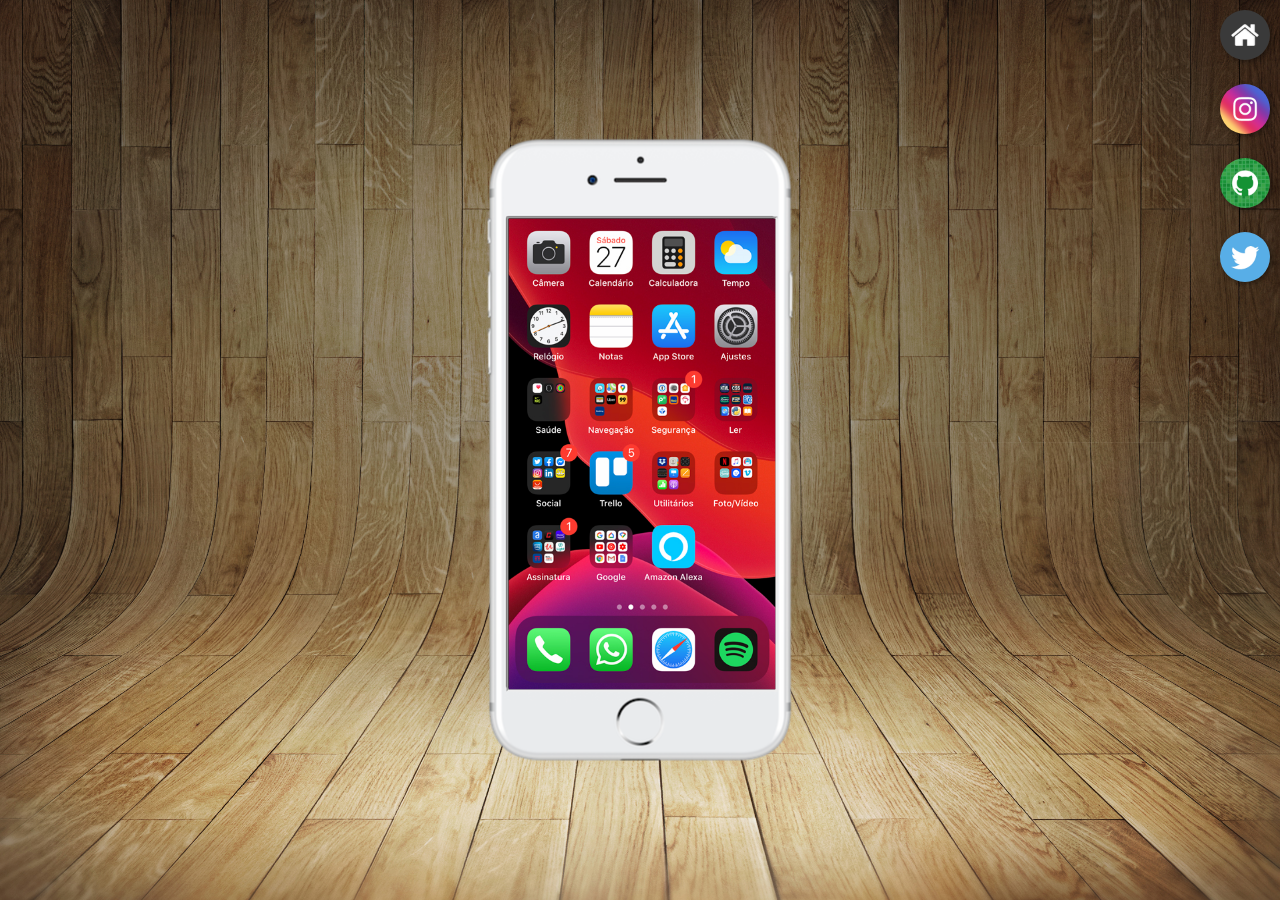
<file: index.html>
<!DOCTYPE html>
<html lang="pt-br">
<head>
    <meta charset="UTF-8">
    <meta name="viewport" content="width=device-width, initial-scale=1.0">
    <link rel="shortcut icon" href="favicon.ico" type="image/x-icon">
    <link rel="stylesheet" href="estilos/style.css">
    <title>Projeto Redes Sociais</title>
</head>
<body>
    <main>
        <section id="telefone">
            <iframe src="home.html" name="tela" id="tela"> Seu navegador não é compatível com isso. </iframe>
        </section>
        <section id="redes-sociais">
            <a href="home.html" target="tela"> <img src="imagens/logo-home.jpg" alt=""></a> <br>
            <a href="instagram.html" target="tela"> <img src="imagens/logo-instagram.jpg" alt=""></a> <br>
            <a href="github.html" target="tela"> <img src="imagens/logo-github.jpg" alt=""></a> <br>
            <a href="#"> <img src="imagens/logo-twitter.jpg" alt=""></a> <br>

        </section>
    </main>
</body>
</html>
</file>
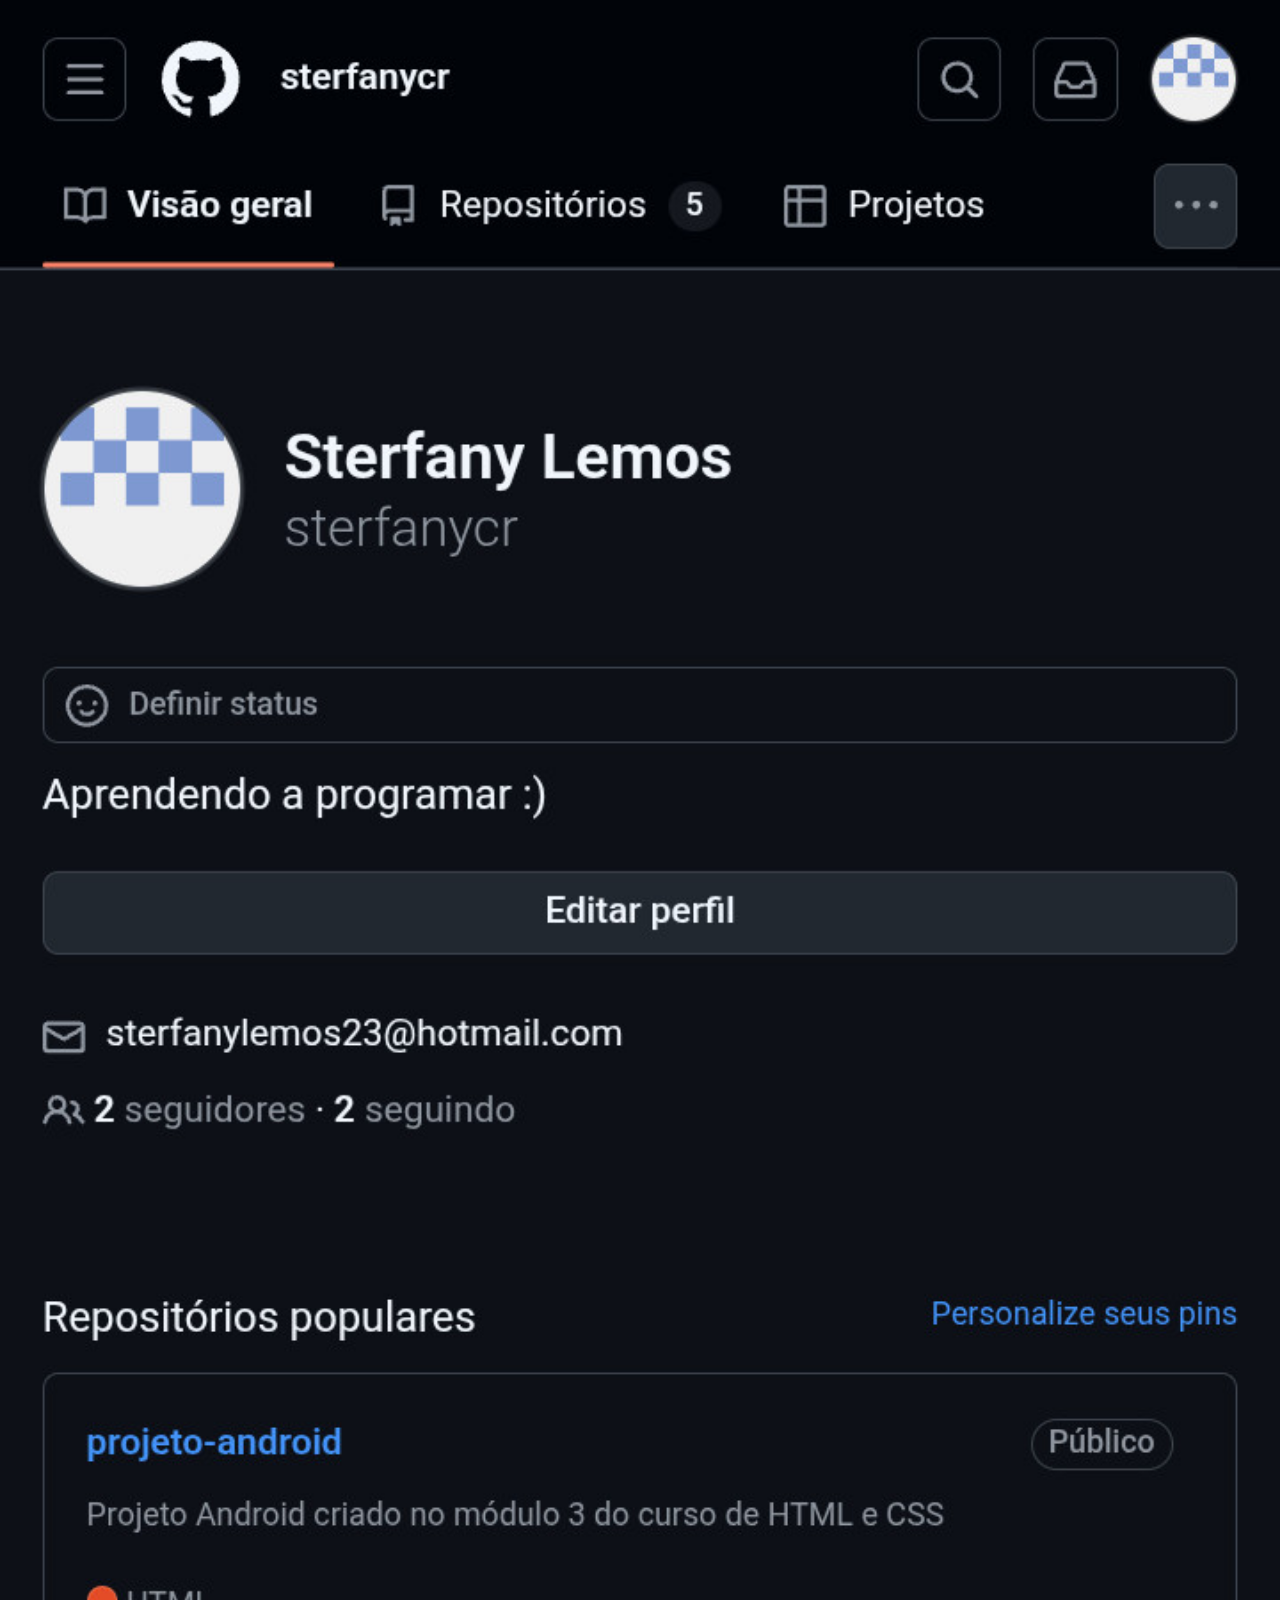
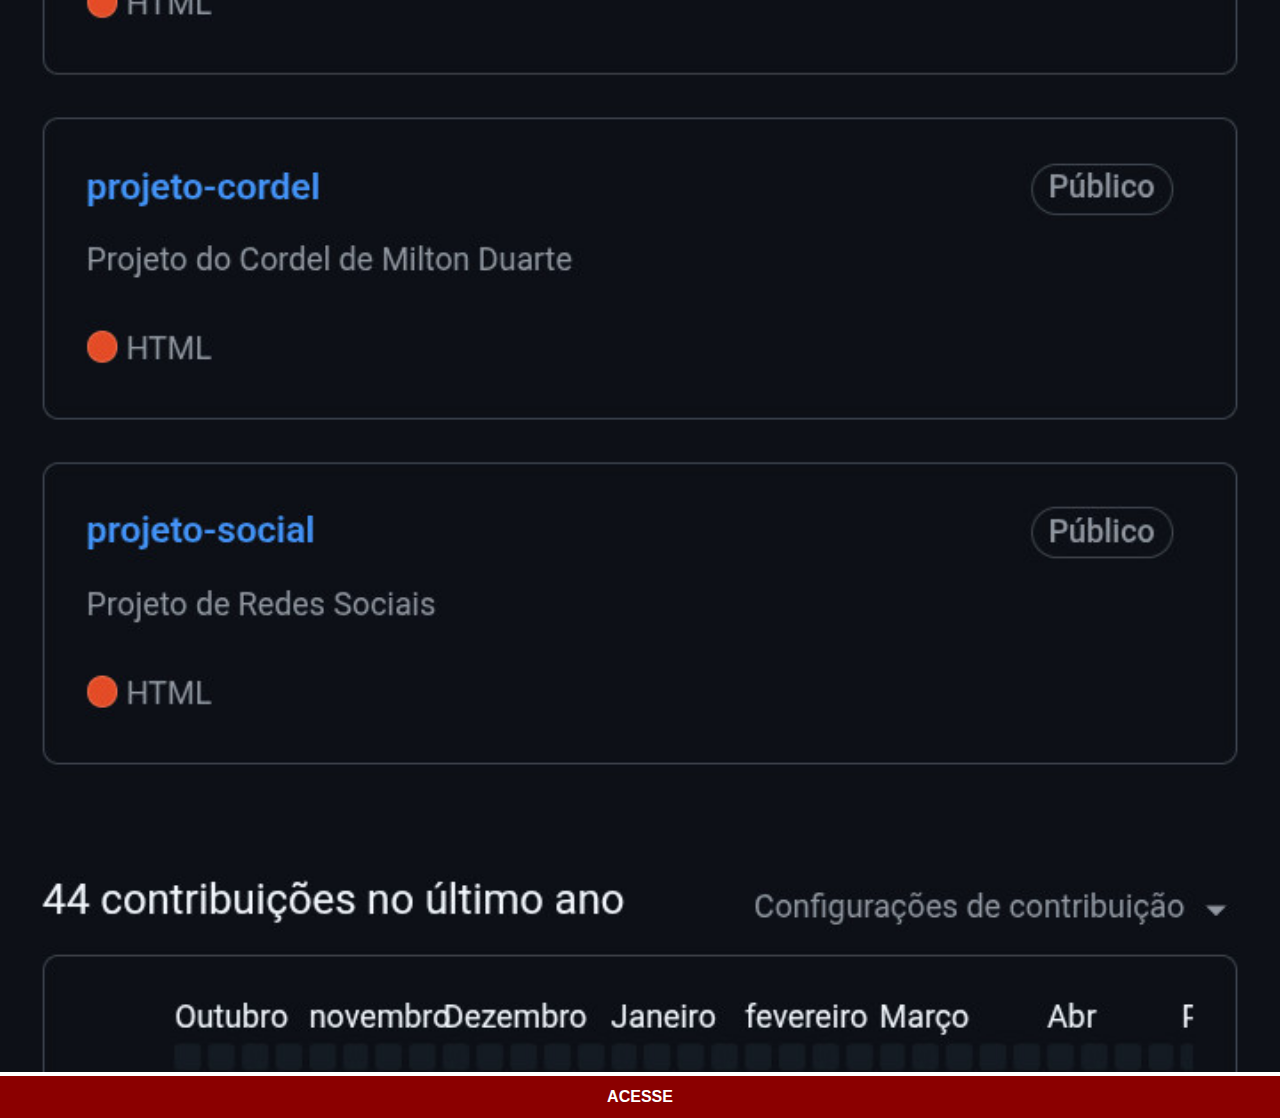
<file: github.html>
<!DOCTYPE html>
<html lang="pt-br">
<head>
    <meta charset="UTF-8">
    <meta name="viewport" content="width=device-width, initial-scale=1.0">
    <title>GitHub</title>
    <link rel="stylesheet" href="estilos/social.css">
</head>
<body>
    <img src="imagens/github.jpg">
    <a href="https://github.com/sterfanycr" target="_blank">ACESSE</a>
</body>
</html>
</file>
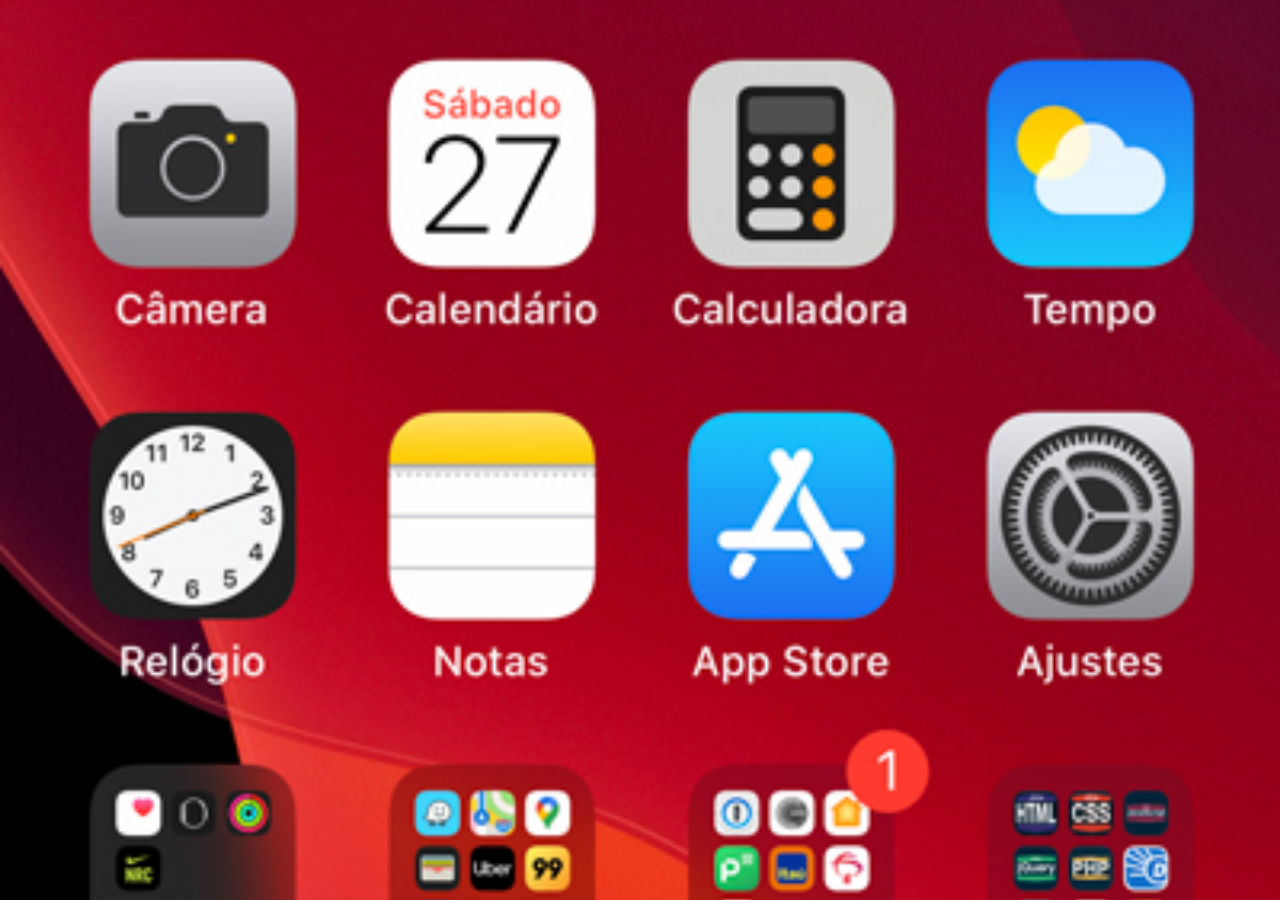
<file: home.html>
<!DOCTYPE html>
<html lang="pt-br">
<head>
    <meta charset="UTF-8">
    <meta name="viewport" content="width=device-width, initial-scale=1.0">
    <title>Home</title>
    <style>
        * {
            margin: 0px;
            padding: 0px;
        }

        body {
            width: 100vw;
            height: 100vh;
            background: black url(imagens/tela-home.jpg) no-repeat top center;
            background-size: cover;
        }
        
    </style>
</head>
<body>
    
</body>
</html>
</file>
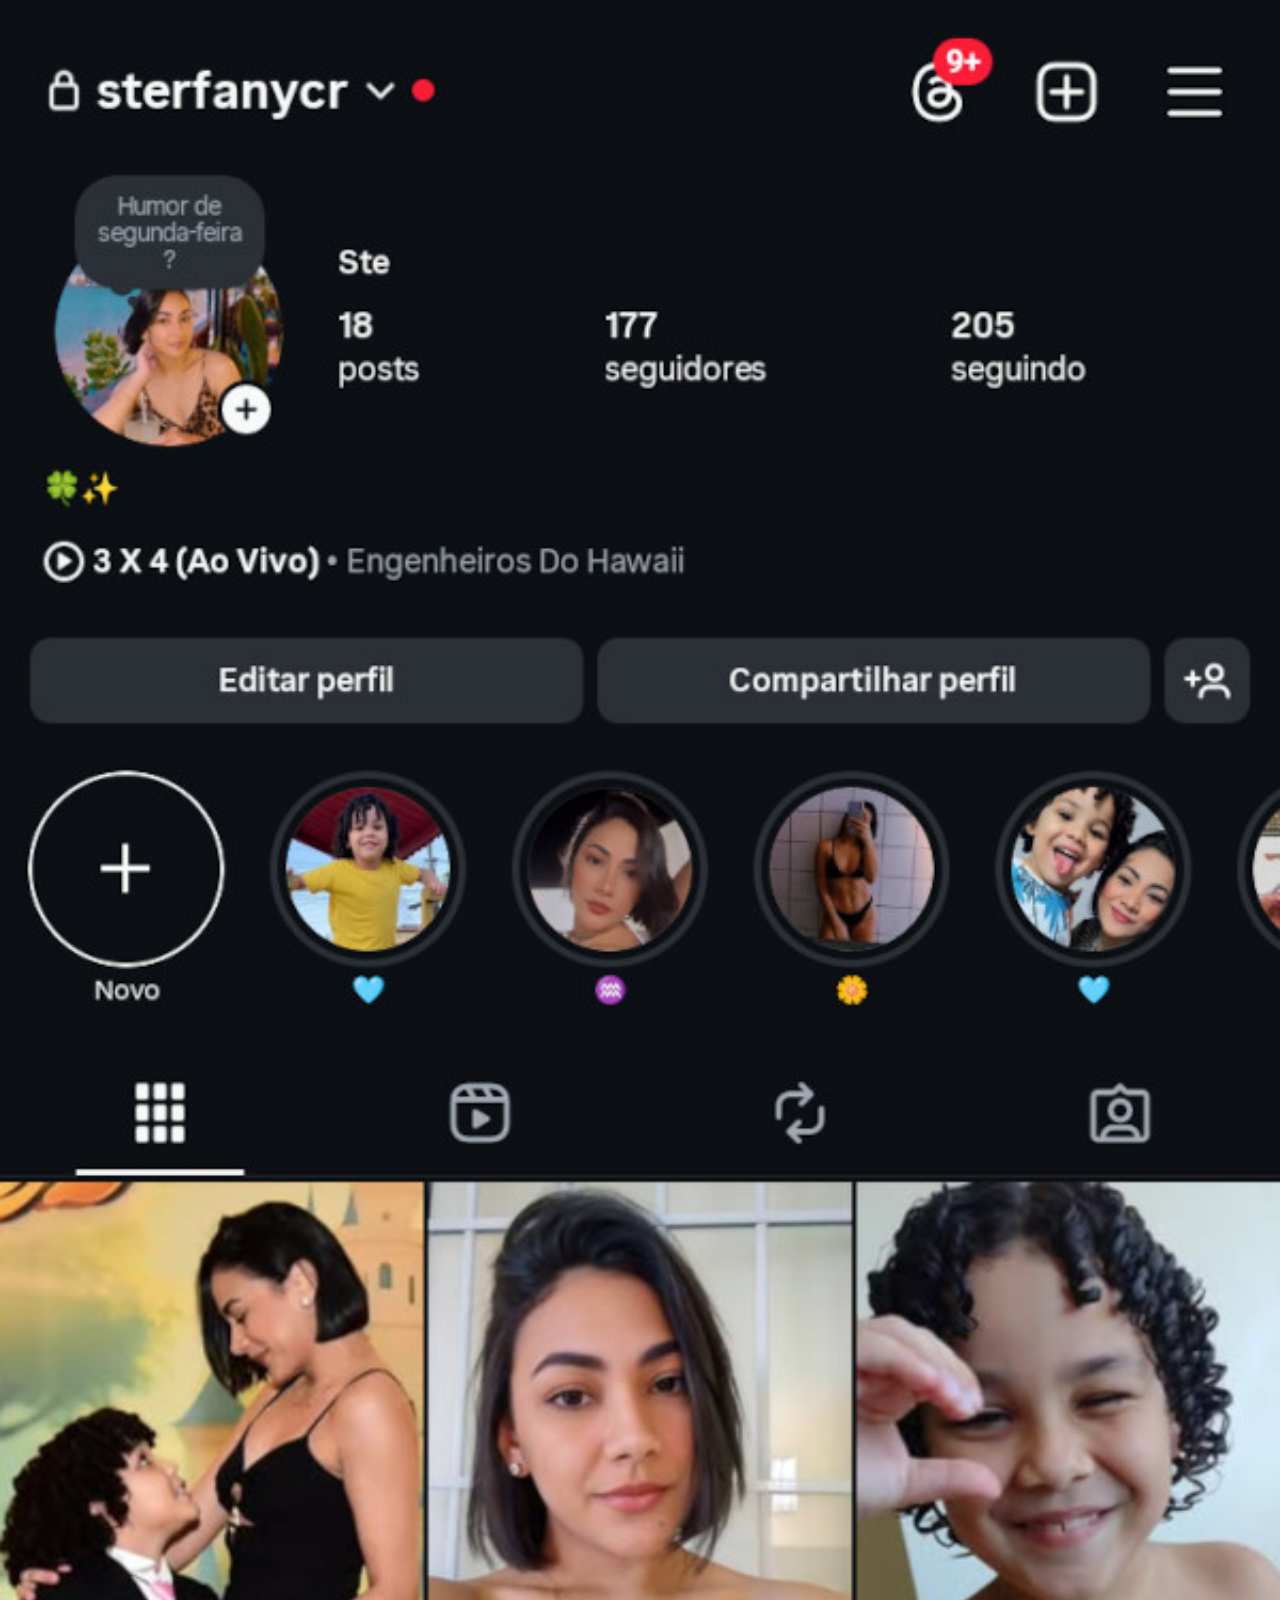
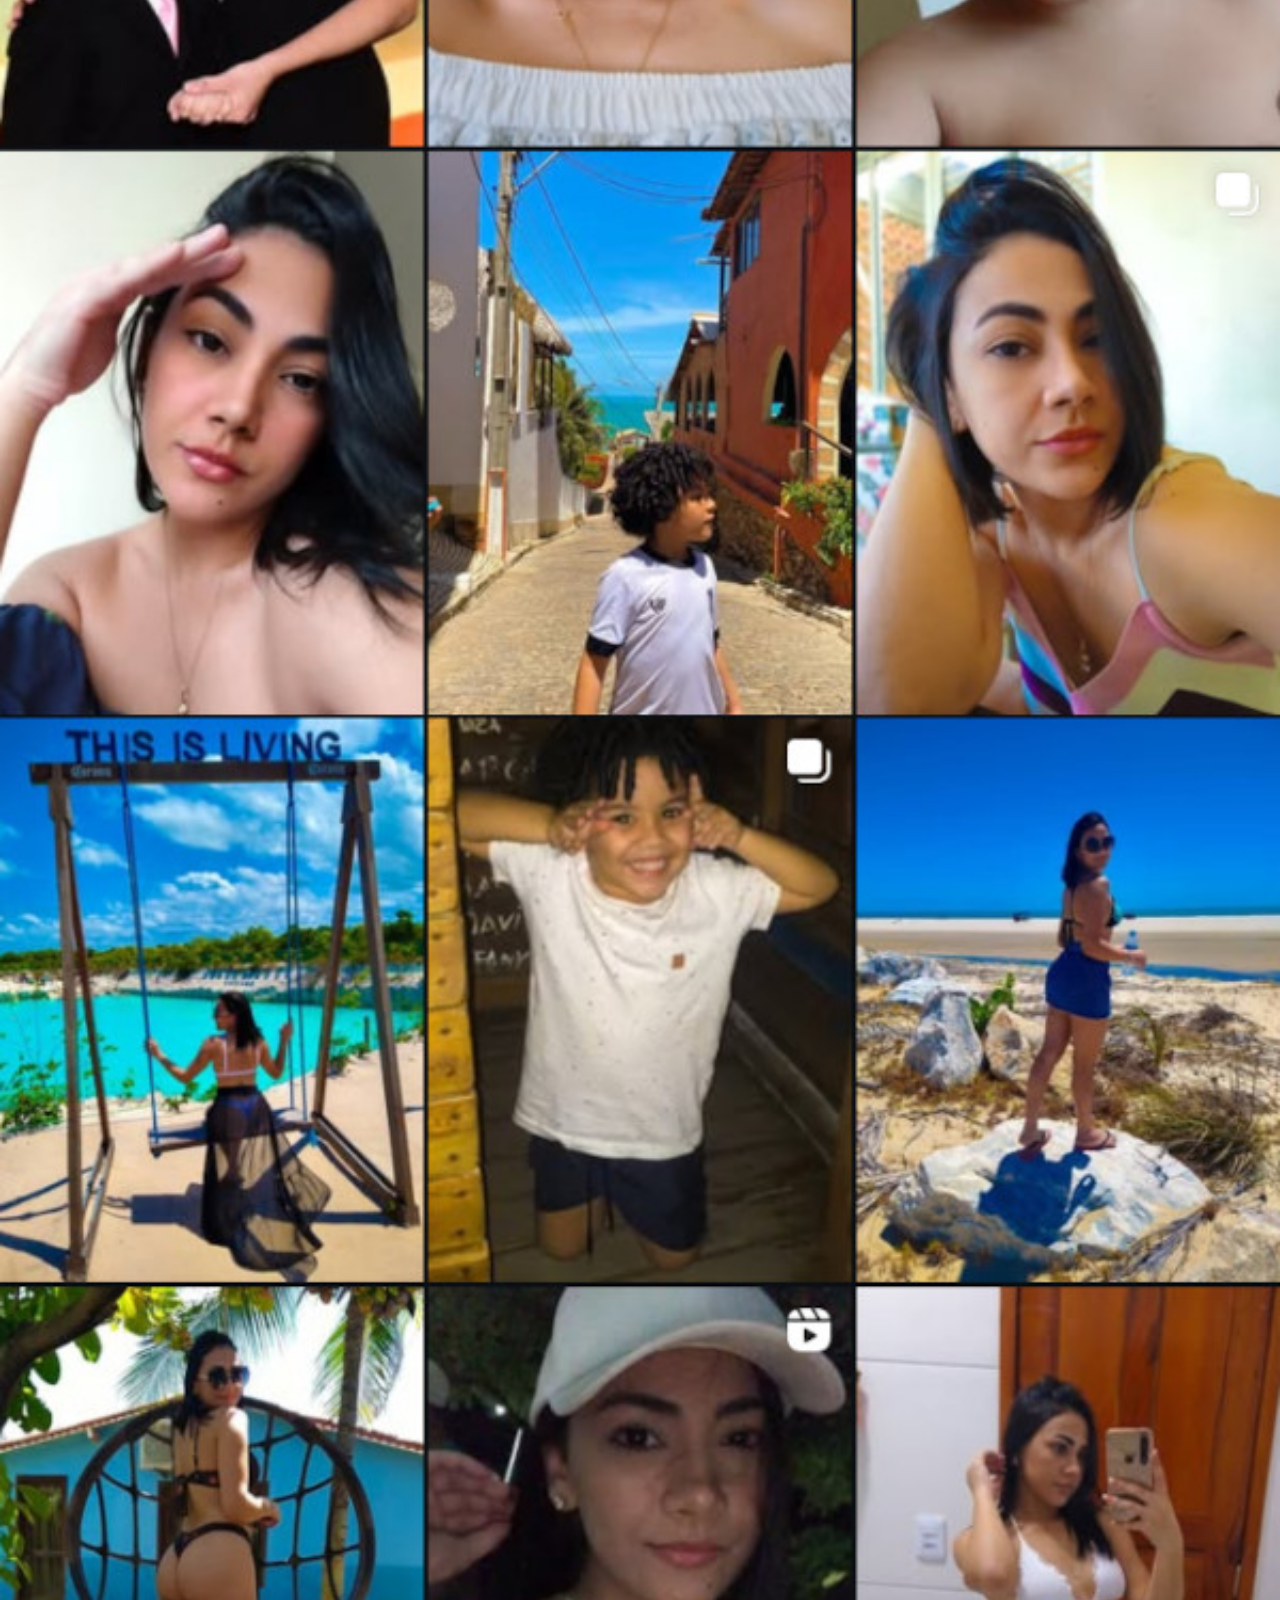
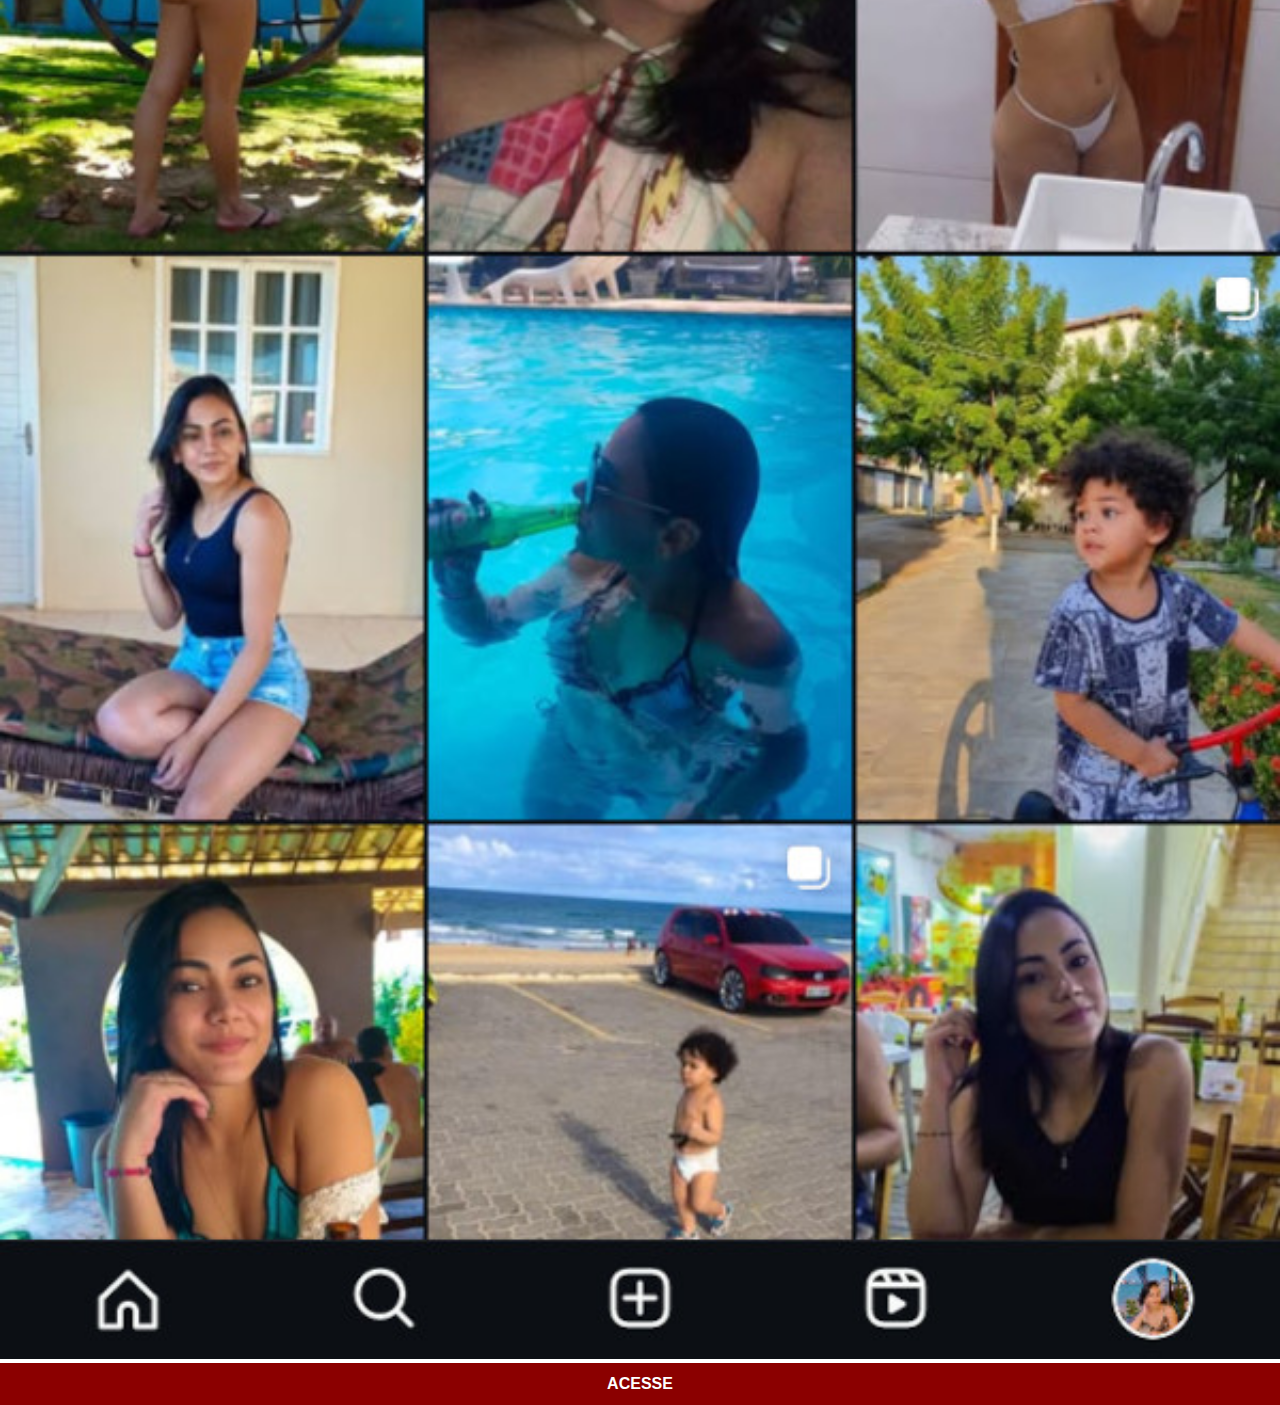
<file: instagram.html>
<!DOCTYPE html>
<html lang="pt-br">
<head>
    <meta charset="UTF-8">
    <meta name="viewport" content="width=device-width, initial-scale=1.0">
    <title>Instagram</title>
    <link rel="stylesheet" href="estilos/social.css">
</head>
<body>
    <img src="imagens/instagram.jpg" alt="Instagram">
    <a href="https://www.instagram.com/sterfanycr/" target="_blank">ACESSE</a>
</body>
</html>
</file>
<file: estilos/style.css>
@charset "UTF-8";

* {
    padding: 0px;
    margin: 0px;
}

html, body {
    height: 100vh;
    width: 100vw;
    background-color: black;
}

body {
    background: url(../imagens/fundo-madeira.jpg) no-repeat top center;
    background-size: cover;
    background-attachment: fixed;
}

main {
    height: 100vh;
    position: relative;
}

section#telefone {
    height: 627px;
    width: 311px;
    position: absolute;
    top: 50%;
    left: 50%;
    transform: translate(-50%, -50%);
    background: url(../imagens/frame-iphone.png) no-repeat;
}

iframe#tela {
    position: relative;
    top: 80px;
    left: 22px;
    width: 267px;
    height: 471px;

}

section#redes-sociais img {
    width: 50px;
    margin: 10px;
    border-radius: 50%;
    box-shadow: 2px 2px 5px rgba(0, 0, 0, 0.403);
    box-sizing: border-box;
}

section#redes-sociais {
    text-align: right;
}

    section#redes-sociais img:hover {
        border: 2px solid rgba(255, 255, 255, 0.227);
        transform: translate(-3px, -3px);
        box-shadow: 5px 5px 10px rgba(0, 0, 0, 0.485);
        transition: .4s;
    }
</file>
<file: estilos/social.css>
@charset "UTF-8";

 *{
            margin: 0px;
            padding: 0px;
            font-family: Arial, Helvetica, sans-serif;
        }

        ::-webkit-scrollbar {
            width: 0px;
            height: 0px;
        }

        img {
            width: 100vw;
        }

        a {
            display: block;
            background-color: darkred;
            color: white;
            padding: 12px;
            text-align: center;
            font-weight: bolder;
            text-decoration: none;
        }

        a:hover {
            background-color: red;
        }
</file>
